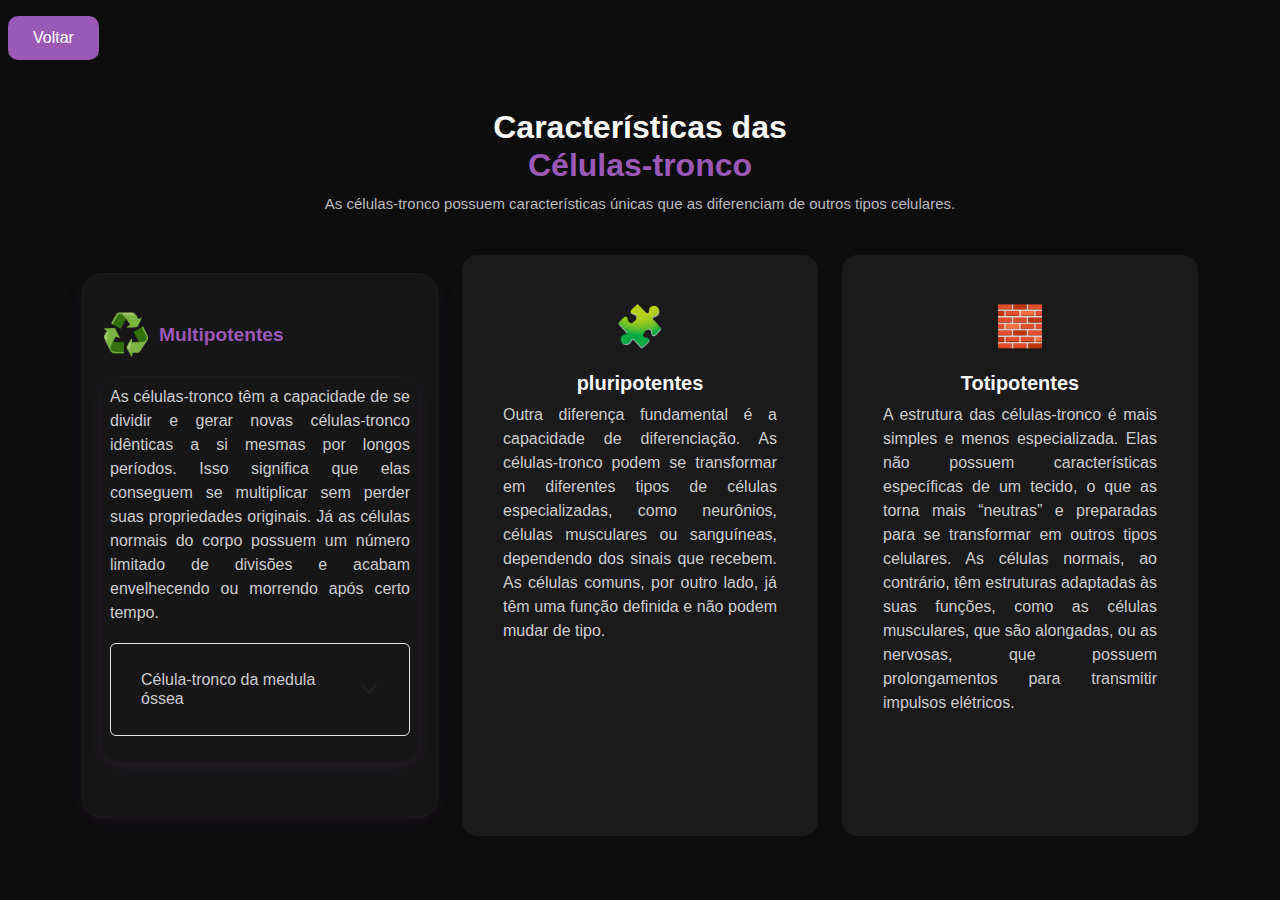
<file: HTML/classificacoes.html>
<!DOCTYPE html>
<html lang="en">
<head>
    <meta charset="UTF-8">
    <meta name="viewport" content="width=device-width, initial-scale=1.0">
    <title>Classificações📚</title>
    <link href="https://cdn.jsdelivr.net/npm/bootstrap@5.3.3/dist/css/bootstrap.min.css" rel="stylesheet">
    <link href="../CSS/style.css" rel="stylesheet">
</head>
<body>
    <div>
        <div>
            <button onclick="location.href='../index.html'" class="btn-purple mx-2 mt-3">Voltar</button>
        </div>
    </div>
     <section class="steps container py-5">
    <div class="section-title">
      <h2>Características das<br><span>Células-tronco</span></h2>
      <p class="p_div">As células-tronco possuem características únicas que as diferenciam de outros tipos celulares.</p>
    </div>

    <div class="row g-4 text-center ">
      <div class="col-md-4">
        <div class="accordion-body" id="multipotentesAccordion">
          <div class="accordion-item">
            <h2 class="accordion-header">
              <button class="accordion-button" type="button" data-bs-toggle="collapse" data-bs-target="#multipotentesContent" aria-expanded="true" aria-controls="multipotentesContent">
                <div class="fs-1 me-2">♻️</div>
                <h5 class="accordion-title mb-0 ">Multipotentes</h5>
              </button>
            </h2>
            <div id="multipotentesContent" class="accordion-collapse collapse show" data-bs-parent="#multipotentesAccordion">
              <div class="accordion-body">
                <p class="p_card">As células-tronco têm a capacidade de se dividir e gerar novas células-tronco idênticas a si 
                  mesmas por longos períodos. Isso significa que elas conseguem se multiplicar sem perder suas 
                  propriedades originais. Já as células normais do corpo possuem um número limitado de divisões 
                  e acabam envelhecendo ou morrendo após certo tempo.</p>
                
                <div class="accordion" id="medulaAccordion">
                  <div class="accordion-item">
                    <h2 class="accordion-header">
                      <button class="accordion-button collapsed" type="button" data-bs-toggle="collapse" data-bs-target="#medulaContent" aria-expanded="false" aria-controls="medulaContent">
                        Célula-tronco da medula óssea
                      </button>
                    </h2>
                    <div id="medulaContent" class="accordion-collapse collapse" data-bs-parent="#medulaAccordion">
                      <div class="accordion-body">
                        <p class="p_card">As células-tronco da medula óssea são um exemplo de células-tronco multipotentes, pois podem se diferenciar em vários tipos de células sanguíneas, como glóbulos vermelhos, glóbulos brancos e plaquetas.</p>
                      </div>
                    </div>
                  </div>
                </div>
              </div>
            </div>
          </div>
        </div>
      </div>
      <div class="col-md-4">
        <div class="card h-100">
          <div class="card-body">
            <div class="fs-1">🧩</div>
            <h5>pluripotentes</h5>
            <p class="p_card">Outra diferença fundamental é a capacidade de diferenciação. As células-tronco podem se 
              transformar em diferentes tipos de células especializadas, como neurônios, células musculares 
              ou sanguíneas, dependendo dos sinais que recebem. As células comuns, por outro lado, já têm 
              uma função definida e não podem mudar de tipo.</p>
          </div>
        </div>
      </div>
      <div class="col-md-4">
        <div class="card h-100">
          <div class="card-body">
            <div class="fs-1">🧱</div>
            <h5>Totipotentes</h5>
            <p class="p_card">A estrutura das células-tronco é mais simples e menos especializada. Elas não possuem 
              características específicas de um tecido, o que as torna mais “neutras” e preparadas para se transformar 
              em outros tipos celulares. As células normais, ao contrário, têm estruturas adaptadas às suas funções, 
              como as células musculares, que são alongadas, ou as nervosas, que possuem prolongamentos para transmitir 
              impulsos elétricos.</p>
          </div>
        </div>
      </div>
    </div>
  </section>

  <script src="https://cdn.jsdelivr.net/npm/bootstrap@5.3.3/dist/js/bootstrap.bundle.min.js"></script>
  <script src="../JS/main.js"></script>
</body>
</html>
</file>
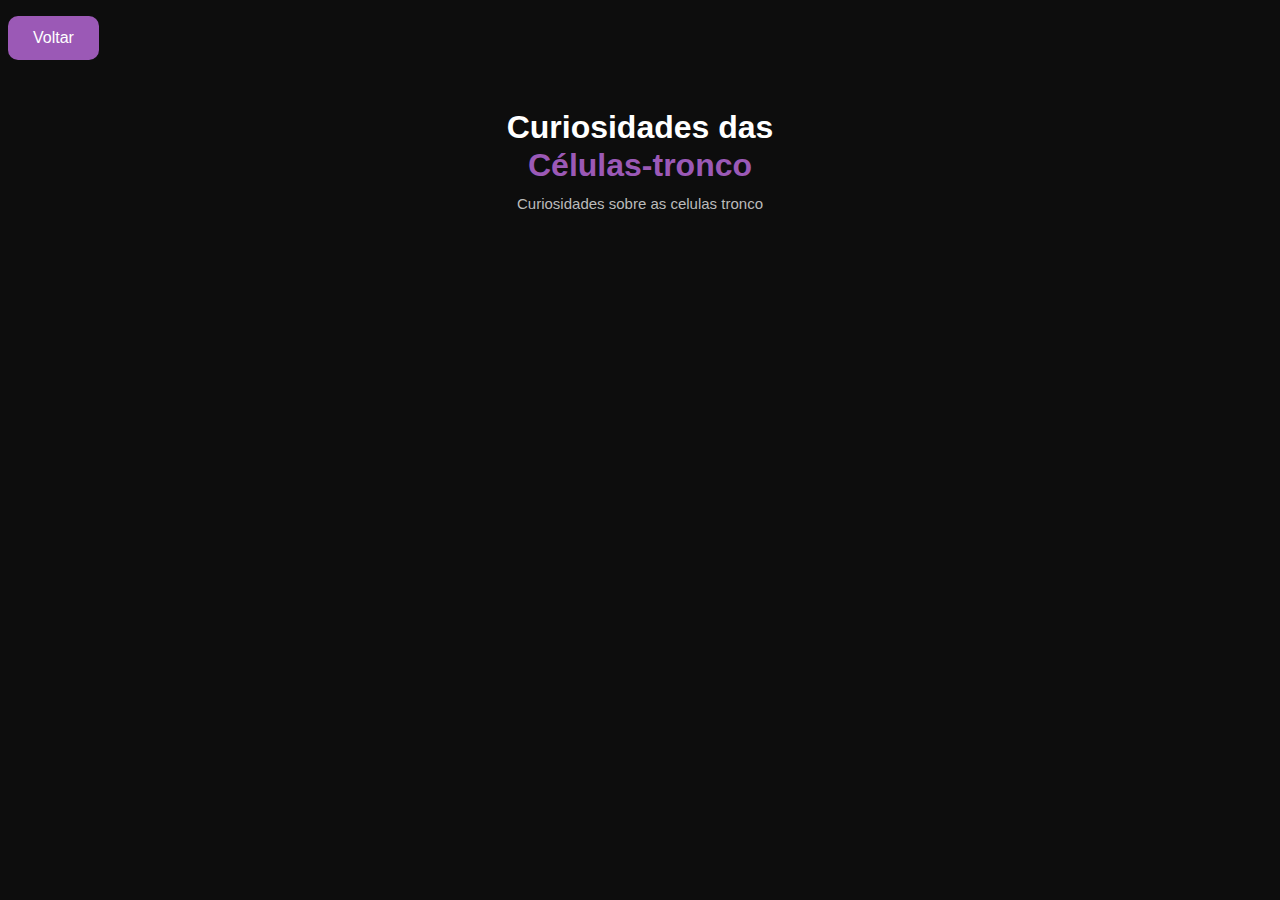
<file: HTML/curiosidades.html>
<!DOCTYPE html>
<html lang="pt-br">
<head>
    <meta charset="UTF-8">
    <meta name="viewport" content="width=device-width, initial-scale=1.0">
    <title>Curiosidades✏️</title>
    <link href="https://cdn.jsdelivr.net/npm/bootstrap@5.3.3/dist/css/bootstrap.min.css" rel="stylesheet">
    <link href="../CSS/style.css" rel="stylesheet">
</head>
<body>
    <div>
        <div>
            <button onclick="location.href='../index.html'" class="btn-purple mx-2 mt-3">Voltar</button>
        </div>
    </div>

    <section class="steps container py-5">
      <div class="section-title">
        <h2>Curiosidades das<br><span>Células-tronco</span></h2>
        <p class="p_div">Curiosidades sobre as celulas tronco</p>
      </div>
    </section>
</body>
</html>
</file>
<file: CSS/style.css>
body {
  background-color: #0d0d0d;
  color: #fff;
  font-family: 'Poppins', sans-serif;
}

.hero {
  background-color: #161616;
  text-align: left;
  padding: 100px 0;
  border-top-left-radius: 0;
  border-top-right-radius: 0;
  border-bottom-right-radius: 20px;
  border-bottom-left-radius: 20px;
  margin: 40px auto;
  max-width: 1100px;
  min-height: 100px;
  display: flex;
  flex-direction: column;
}

.hero-top {
  padding: 0 20px 20px;
}

.hero-bottom {
  padding: 0 20px 30px;
  position: relative;
  display: flex;
  justify-content: space-between;
  align-items: flex-end;
}

.hero-image {
  position: absolute;
  right: -10px;
  bottom: -30px;
  width: 200px;
  height: auto;
}

.hero h1 {
  font-size: 25px;
  margin-top: 20px;
  font-weight: 700;
}

h2, h3 {
  font-weight: 700;
}

.hero p {
  font-size: 15px;
  color: #bbb;
}


.p_div {
  margin-left: 25px;
  margin-right: 25px;
  font-size: 15px;
  color: #bbb;
}
.p_font {
  font-size: 15px;
  font-style: italic;
  color: #bbb;
}

.p_div span {
  color: #9b59b6;
  font-weight: 700;
}

.p_card {
  font-size: 16px;
  color: #ccc;
  text-align: justify;
}

.p_card span {
  color: #9b59b6;
}

.p_card_highlight {
  font-size: 16px;
  color: #ffffff;
  text-align: justify;
}

.hero span {
  color: #9b59b6;
}

.hero img {
  width: 150px;
  margin-top: 30px;
}

.btn-purple {
  background-color: #9b59b6;
  color: white;
  border: none;
  padding: 10px 25px;
  border-radius: 10px;
  transition: 0.3s;
}

.btn-purple:hover {
  background-color: #b57ddb;
}

.logos {
  /* container for the visible window */
  position: relative;
  overflow: hidden;
  width: 100%;
  margin: 50px 0;
  opacity: 0.9;
}

/* track that will scroll - contains two identical groups for seamless loop */
.logos-track {
  display: flex;
  /* make the track twice as wide as the viewport so moving -50% shifts one full set */
  width: 200%;
  gap: 0;
  align-items: center;
  will-change: transform;
  animation: scroll-left 18s linear infinite;
}

.logos-group {
  /* each group takes half of the track (i.e. the full visible width) */
  display: flex;
  gap: 40px;
  align-items: center;
  width: 50%;
  flex: 0 0 50%;
  box-sizing: border-box;
  padding-left: 10px; /* small padding to avoid touching the edge */
}

.logos img {
  width: 40px;
  flex: 0 0 auto;
  display: block;
}

@keyframes scroll-left {
  0% { transform: translate3d(0,0,0); }
  100% { transform: translate3d(-50%,0,0); }
}

.section-title {
  text-align: center;
  margin-bottom: 40px;
}

.section-title img {
  border-radius: 20px;
}

.section-title h2 span {
  color: #9b59b6;
}

.accordion-title {
  font-size: 1.2rem;
  font-weight: 700;
  color:#9b59b6
}

.accordion-header {
  background-color:  #161616;
}

.accordion-button {
  background-color: #1a1a1a;
  color: #ccc;
  border: none;
}

.accordion-button.collapsed {
  background-color: #161616;
  color: #ccc;
}

.accordion-body {
  background-color: #161616;
  color: #ccc;
  border-radius: 20px;
  padding: 10px;
  margin: 18px 0;
  border-radius: 20px;
  border: 1px solid rgba(155, 89, 182, 0.06);
  box-shadow: 0 10px 24px rgba(155, 89, 182, 0.05),
              0 0 18px rgba(155, 89, 182, 0.06);
  padding: 8px;
  transition: box-shadow 220ms ease, transform 220ms ease, border-color 220ms ease;
}


.accordion-item{
  background-color: #161616;
  color: #ccc;
  border-radius: 20px;
  padding: 10px;
  margin: 18px 0;
}

.steps .card {
  background-color: #1a1a1a;
  border: none;
  border-radius: 15px;
  padding: 25px;
  color: #ccc;
  transition: transform 0.3s;
}                                                

.steps .card h5 {
  font-weight: 700;
  color: #fff;
  margin-top: 15px;
}

.pricing {
  background-color: #161616;
  border-radius: 20px;
  padding: 60px 30px;
  margin: 60px 0;
}

.pricing .card {
  background-color: #1a1a1a;
  border-radius: 20px;
  color: #ccc;
  transition: transform 0.3s;
}

.pricing .card.highlight {
  background-color: #9b59b6;
  border: 0px solid #9c59b600;
  color: white;
  transform: scale(1.05);
}

.pricing .card h3 {
  font-size: 1.8rem;
}

.pricing .card ul {
  list-style: none;
  padding: 0;
}

.pricing .card ul li {
  margin-bottom: 10px;
}

footer {
  text-align: center;
  padding: 20px;
  color: #666;
}
</file>
